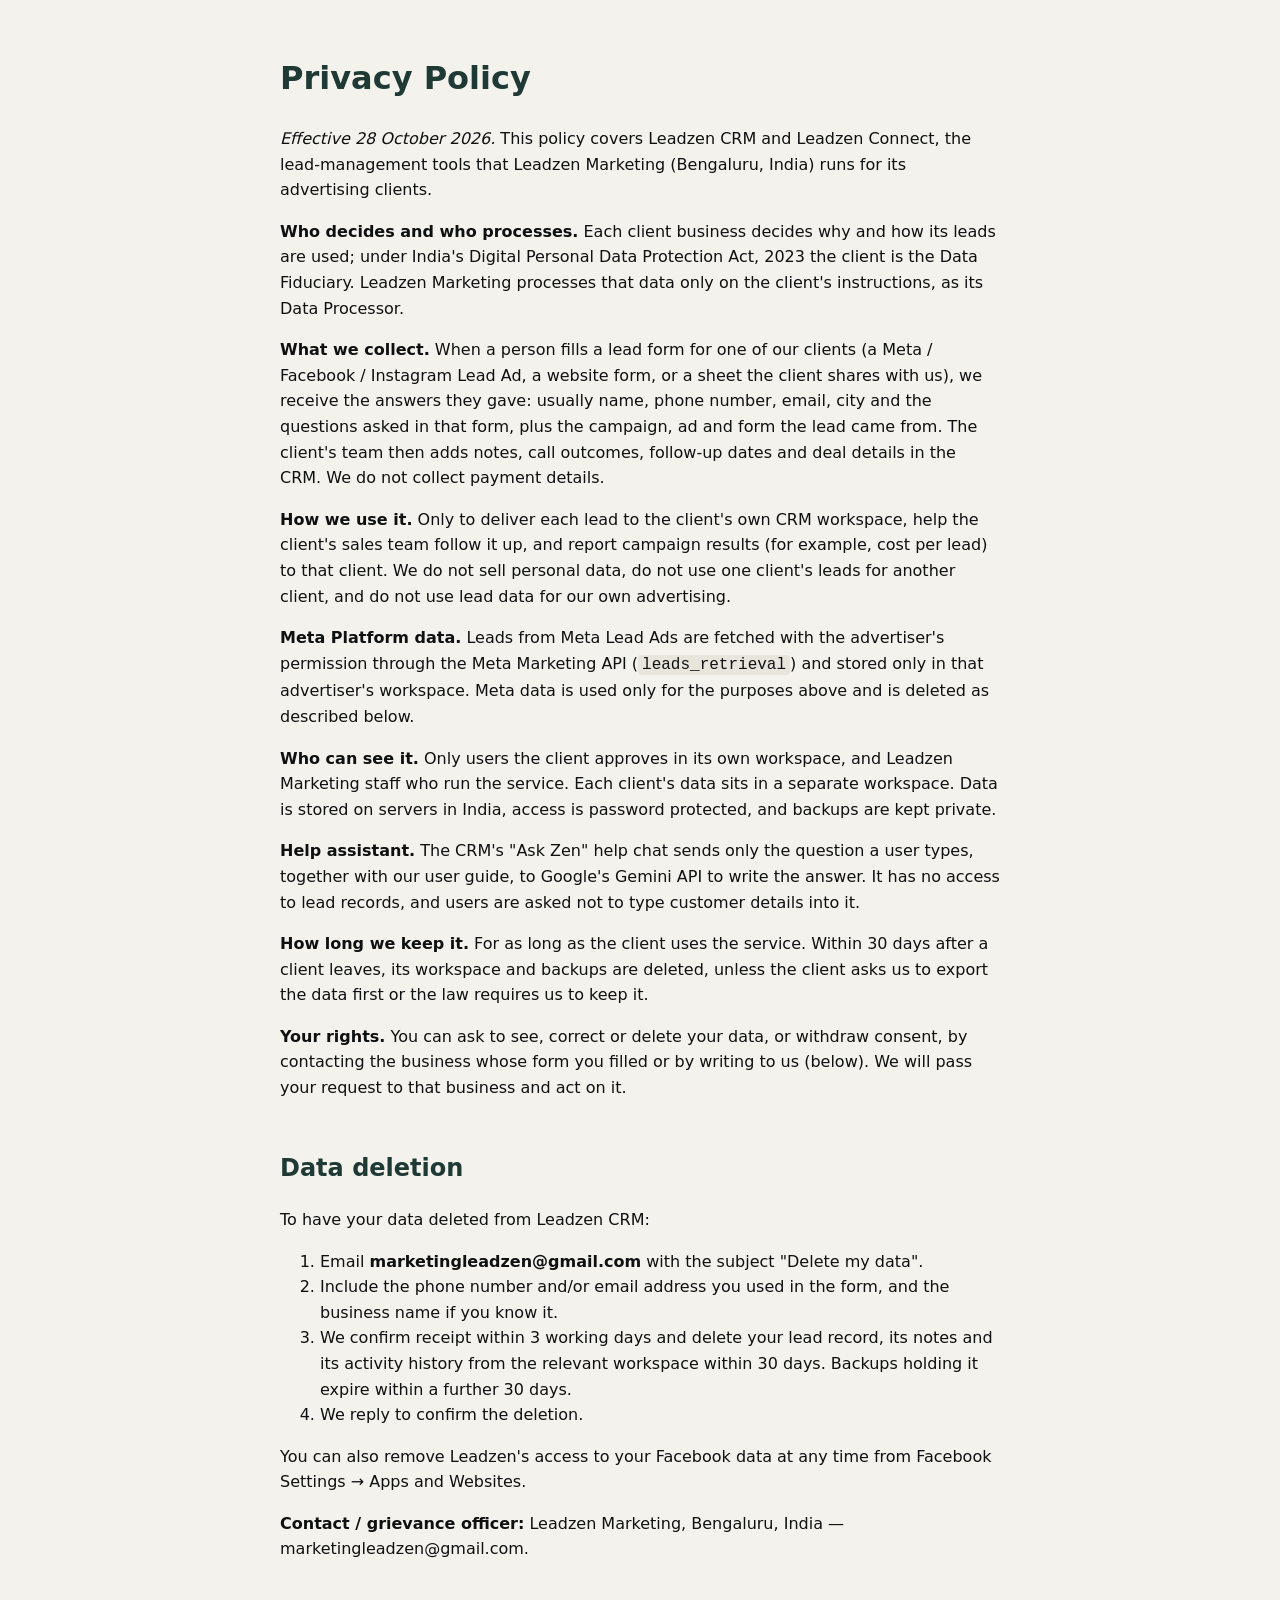
<file: privacy.html>
<!doctype html>
<html lang="en"><head><meta charset="utf-8"><meta name="viewport" content="width=device-width,initial-scale=1">
<title>Privacy Policy – Leadzen CRM</title>
<style>body{font:16px/1.6 system-ui,-apple-system,Segoe UI,Roboto,sans-serif;color:#0f1110;background:#f4f2ec;margin:0}
main{max-width:720px;margin:0 auto;padding:32px 16px}h1{color:#1f3a34}h2{color:#1f3a34;margin-top:2em}
code{background:#e8e5dc;padding:1px 4px;border-radius:3px}</style></head>
<body><main>
<h1>Privacy Policy</h1>
<p><em>Effective 28 October 2026.</em> This policy covers Leadzen CRM and Leadzen Connect, the lead-management tools that Leadzen Marketing (Bengaluru, India) runs for its advertising clients.</p>
<p><strong>Who decides and who processes.</strong> Each client business decides why and how its leads are used; under India's Digital Personal Data Protection Act, 2023 the client is the Data Fiduciary. Leadzen Marketing processes that data only on the client's instructions, as its Data Processor.</p>
<p><strong>What we collect.</strong> When a person fills a lead form for one of our clients (a Meta / Facebook / Instagram Lead Ad, a website form, or a sheet the client shares with us), we receive the answers they gave: usually name, phone number, email, city and the questions asked in that form, plus the campaign, ad and form the lead came from. The client's team then adds notes, call outcomes, follow-up dates and deal details in the CRM. We do not collect payment details.</p>
<p><strong>How we use it.</strong> Only to deliver each lead to the client's own CRM workspace, help the client's sales team follow it up, and report campaign results (for example, cost per lead) to that client. We do not sell personal data, do not use one client's leads for another client, and do not use lead data for our own advertising.</p>
<p><strong>Meta Platform data.</strong> Leads from Meta Lead Ads are fetched with the advertiser's permission through the Meta Marketing API (<code>leads_retrieval</code>) and stored only in that advertiser's workspace. Meta data is used only for the purposes above and is deleted as described below.</p>
<p><strong>Who can see it.</strong> Only users the client approves in its own workspace, and Leadzen Marketing staff who run the service. Each client's data sits in a separate workspace. Data is stored on servers in India, access is password protected, and backups are kept private.</p>
<p><strong>Help assistant.</strong> The CRM's "Ask Zen" help chat sends only the question a user types, together with our user guide, to Google's Gemini API to write the answer. It has no access to lead records, and users are asked not to type customer details into it.</p>
<p><strong>How long we keep it.</strong> For as long as the client uses the service. Within 30 days after a client leaves, its workspace and backups are deleted, unless the client asks us to export the data first or the law requires us to keep it.</p>
<p><strong>Your rights.</strong> You can ask to see, correct or delete your data, or withdraw consent, by contacting the business whose form you filled or by writing to us (below). We will pass your request to that business and act on it.</p>
<h2 id="data-deletion">Data deletion</h2>
<p>To have your data deleted from Leadzen CRM:</p>
<ol><li>Email <strong>marketingleadzen@gmail.com</strong> with the subject "Delete my data".</li><li>Include the phone number and/or email address you used in the form, and the business name if you know it.</li><li>We confirm receipt within 3 working days and delete your lead record, its notes and its activity history from the relevant workspace within 30 days. Backups holding it expire within a further 30 days.</li><li>We reply to confirm the deletion.</li></ol>
<p>You can also remove Leadzen's access to your Facebook data at any time from Facebook Settings → Apps and Websites.</p>
<p><strong>Contact / grievance officer:</strong> Leadzen Marketing, Bengaluru, India — marketingleadzen@gmail.com.</p>
</main></body></html>
</file>
